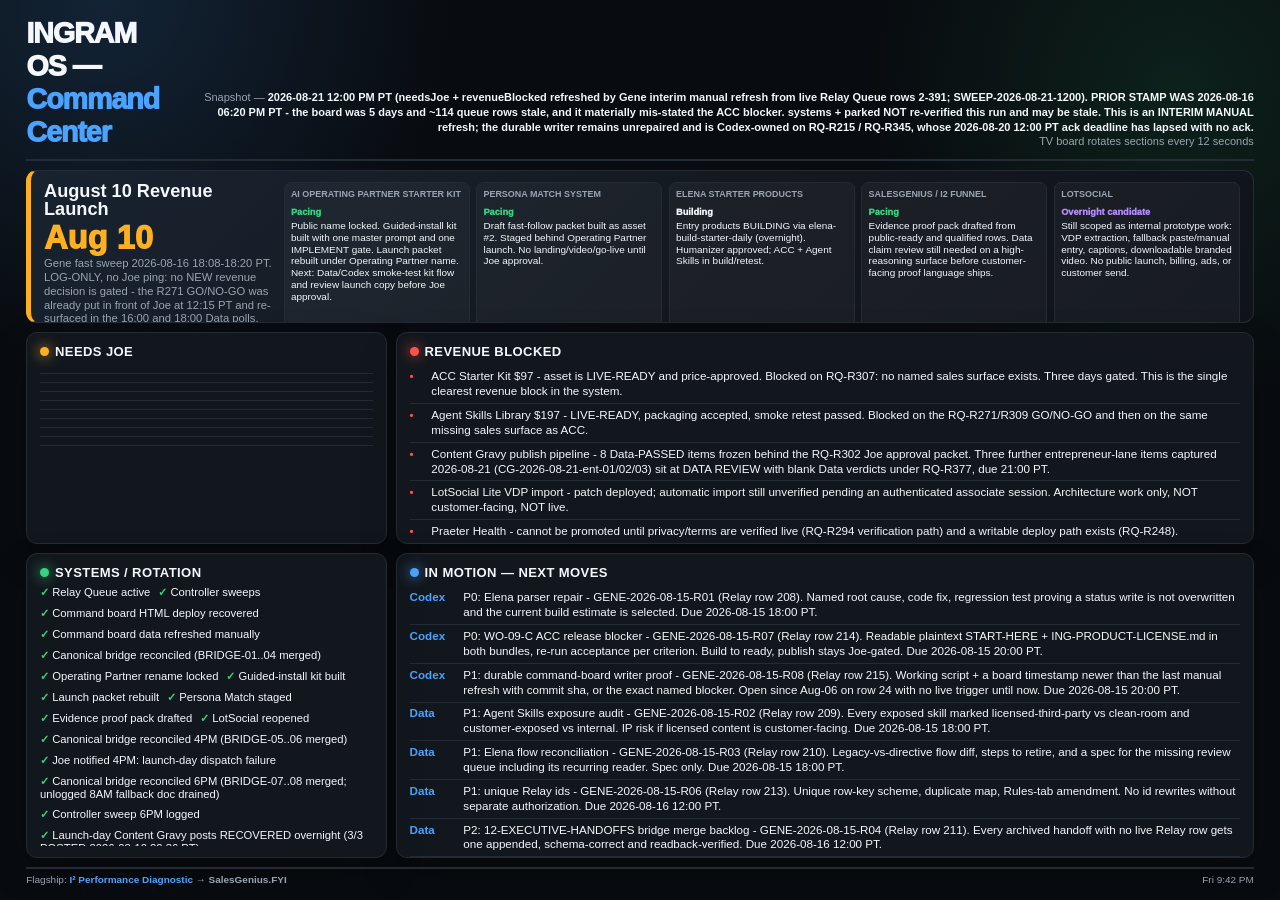
<file: index.html>
<!DOCTYPE html><html lang="en"><head><meta charset="UTF-8"><meta name="viewport" content="width=device-width,initial-scale=1"><meta http-equiv="Cache-Control" content="no-store"><title>INGRAM OS TV Command Center</title><style>:root{--bg:#080b0f;--card:#14181e;--line:#252b35;--dim:#9aa4b2;--txt:#f4f7fb;--amber:#ffb020;--red:#ff5147;--blue:#4aa3ff;--green:#36d47e;--violet:#b48cff}*{box-sizing:border-box;margin:0;padding:0}html,body{height:100%;overflow:hidden}body{background:radial-gradient(circle at 8% 0,rgba(74,163,255,.16),transparent 28vw),radial-gradient(circle at 92% 10%,rgba(54,212,126,.11),transparent 25vw),var(--bg);color:var(--txt);font-family:-apple-system,BlinkMacSystemFont,"Segoe UI",Roboto,sans-serif;padding:1.35vw 2.05vw 1.15vw;display:flex;flex-direction:column;gap:.72vw;animation:drift 90s linear infinite alternate}.top{display:flex;justify-content:space-between;align-items:flex-end;border-bottom:2px solid var(--line);padding-bottom:.75vw}.brand{font-size:2.25vw;font-weight:950;letter-spacing:-.04em}.brand span{color:var(--blue)}.stamp{text-align:right;color:var(--dim);font-size:.86vw;line-height:1.35}.stamp b{color:var(--txt)}.launch{background:linear-gradient(135deg,#182330,#14181e 58%,#0f141a);border:1px solid var(--line);border-left:.42vw solid var(--amber);border-radius:.85vw;padding:.82vw 1vw;display:grid;grid-template-columns:.58fr 2.42fr;gap:.8vw;min-height:15.4vh;max-height:17vh;overflow:hidden}.launch h1{font-size:1.42vw;line-height:1.04;margin-bottom:.25vw}.date{font-size:2.55vw;font-weight:950;color:var(--amber);line-height:.92}.status{margin-top:.38vw;color:var(--dim);font-size:.88vw;line-height:1.22}.pacing{display:grid;grid-template-columns:repeat(5,1fr);gap:.5vw}.pace{border:1px solid var(--line);border-radius:.58vw;background:rgba(255,255,255,.035);padding:.5vw;position:relative;overflow:hidden}.pace:after{content:"";position:absolute;left:-70%;top:0;width:55%;height:100%;background:linear-gradient(90deg,transparent,rgba(255,255,255,.06),transparent);animation:sheen 12s linear infinite}.pace b{display:block;font-size:.7vw;text-transform:uppercase;color:var(--dim);margin-bottom:.18vw}.pace span{display:inline-block;margin-bottom:.22vw;font-size:.72vw;font-weight:950}.pace p{font-size:.78vw;color:var(--txt);line-height:1.18}.Pacing{color:var(--green)}.Behind,.At-risk{color:var(--red)}.Overnight{color:var(--violet)}.grid{display:grid;grid-template-columns:.42fr 1fr;grid-template-rows:.82fr 1.18fr;gap:.72vw;flex:1;min-height:0}.card{background:rgba(20,24,30,.94);border:1px solid var(--line);border-radius:.85vw;padding:.86vw 1vw;display:flex;flex-direction:column;min-height:0;overflow:hidden;box-shadow:0 1.2vw 3vw rgba(0,0,0,.18)}.card h2{font-size:1.02vw;font-weight:900;letter-spacing:.03em;text-transform:uppercase;margin-bottom:.48vw;display:flex;align-items:center;gap:.45vw;flex:0 0 auto}.dot{width:.72vw;height:.72vw;border-radius:50%;flex-shrink:0;box-shadow:0 0 1vw currentColor}.a{background:var(--amber);color:var(--amber)}.r{background:var(--red);color:var(--red)}.b{background:var(--blue);color:var(--blue)}.g{background:var(--green);color:var(--green)}.row{font-size:.91vw;line-height:1.28;padding:.31vw 0;border-bottom:1px solid var(--line);display:flex;gap:.55vw}.row:last-child{border-bottom:none}.row .n{font-weight:900;color:var(--amber);min-width:1.15vw}.rev .row .n{color:var(--red)}.mot .who{color:var(--blue);font-weight:900;min-width:3.65vw;display:inline-block}.mot{grid-column:2/3;grid-row:2/3}.rev{grid-column:2/3;grid-row:1/2}.systems-card{grid-column:1/2;grid-row:2/3}.sys-cycle{position:relative;flex:1;min-height:0;overflow:hidden}.screen{position:absolute;inset:0;display:grid;align-content:start;gap:.46vw;opacity:0;transform:translateY(.8vw);transition:opacity .7s ease,transform .7s ease;overflow:hidden}.screen.on{opacity:1;transform:translateY(0)}.sys{display:flex;flex-wrap:wrap;gap:.62vw;font-size:.88vw}.ok{color:var(--green);font-weight:900}.metric{display:grid;grid-template-columns:1fr auto;gap:.45vw;border-bottom:1px solid var(--line);padding:.34vw 0;font-size:.88vw}.metric span,.ticker{color:var(--dim)}.ticker{margin-top:.5vw;border-top:1px solid var(--line);padding-top:.48vw;font-size:.78vw;line-height:1.25}.foot{border-top:2px solid var(--line);padding-top:.46vw;display:flex;justify-content:space-between;color:var(--dim);font-size:.78vw;line-height:1;flex:0 0 auto}.flag{color:var(--blue);font-weight:800}@keyframes sheen{0%{left:-70%}18%,100%{left:120%}}@keyframes drift{to{background-position:1.2vw .8vw,-1vw .9vw}}@media(max-width:1100px){html,body{overflow:auto}.launch,.grid{grid-template-columns:1fr;grid-template-rows:auto}.pacing{grid-template-columns:1fr 1fr}.brand{font-size:30px}.date{font-size:40px}.row{font-size:16px}.card h2{font-size:17px}.pace p,.pace b,.pace span,.stamp,.status{font-size:13px}}</style></head><body><div class="top"><div class="brand">INGRAM OS — <span>Command Center</span></div><div class="stamp">Snapshot — <b id="updated">loading...</b><br>TV board rotates sections every 12 seconds</div></div><section class="launch"><div><h1 id="launchName">August 10 Revenue Launch</h1><div class="date" id="launchDate">Aug 10</div><p class="status" id="launchStatus">Loading launch pacing...</p></div><div class="pacing" id="launchPacing"></div></section><div class="grid"><div class="card"><h2><span class="dot a"></span>Needs Joe</h2><div id="needsJoe"></div></div><div class="card rev"><h2><span class="dot r"></span>Revenue Blocked</h2><div id="revenueBlocked"></div></div><div class="card mot"><h2><span class="dot b"></span>In Motion — Next Moves</h2><div id="inMotion"></div></div><div class="card systems-card"><h2><span class="dot g"></span>Systems / Rotation</h2><div class="sys-cycle"><div class="screen on" id="systemsScreen"></div><div class="screen" id="launchScreen"></div><div class="screen" id="overnightScreen"></div></div></div></div><div class="foot"><div>Flagship: <span class="flag">I² Performance Diagnostic</span> → <b>SalesGenius.FYI</b></div><div id="clock">--</div></div><script>var DATA_VERSION='20260806-1525';function esc(s){return String(s==null?'':s).replace(/&/g,'&amp;').replace(/</g,'&lt;').replace(/>/g,'&gt;')}function cls(s){return String(s||'').split(' ')[0].replace(/[^a-zA-Z-]/g,'')||'Pacing'}function launch(d){var l=d.launch||{};launchName.textContent=l.name||'August 10 Revenue Launch';launchDate.textContent=l.deadline==='2026-08-10'?'Aug 10':l.deadline||'Aug 10';launchStatus.textContent=l.status||l.focus||'';launchPacing.innerHTML=(l.pacing||[]).map(function(i){var c=cls(i.state);return '<article class="pace"><b>'+esc(i.lane)+'</b><span class="'+c+'">'+esc(i.state)+'</span><p>'+esc(i.next)+'</p></article>'}).join('')||'<article class="pace"><p>No pacing loaded.</p></article>'}function rot(d){systemsScreen.innerHTML='<div class="sys">'+(d.systems||[]).map(function(s){return '<span><span class="ok">✓</span> '+esc(s)+'</span>'}).join('')+'</div><p class="ticker">'+esc(d.parked||'No parked status loaded')+'</p>';var p=d.launch&&d.launch.pacing||[];launchScreen.innerHTML=p.map(function(i){return '<div class="metric"><b>'+esc(i.lane)+'</b><span>'+esc(i.state)+'</span></div>'}).join('')+'<p class="ticker">Focus: '+esc(d.launch&&d.launch.focus||'Protect launch execution.')+'</p>';overnightScreen.innerHTML='<div class="metric"><b>LotSocial</b><span>Overnight candidate</span></div><div class="metric"><b>Boundary</b><span>No public launch</span></div><div class="metric"><b>Output</b><span>Repo/build plan + blockers</span></div><p class="ticker">Build can continue overnight; publishing, selling, ads, emails, and DMs remain blocked until Joe approval.</p>'}function render(d){updated.textContent=d.updated||'unknown';launch(d);needsJoe.innerHTML=(d.needsJoe||[]).map(function(i){return '<div class="row"><span class="n">'+esc(i.n)+'</span><span>'+esc(i.text)+'</span></div>'}).join('')||'<div class="row"><span>None.</span></div>';revenueBlocked.innerHTML=(d.revenueBlocked||[]).map(function(t){return '<div class="row"><span class="n">•</span><span>'+esc(t)+'</span></div>'}).join('')||'<div class="row"><span>None.</span></div>';inMotion.innerHTML=(d.inMotion||[]).map(function(i){return '<div class="row"><span class="who">'+esc(i.who)+'</span><span>'+esc(i.text)+'</span></div>'}).join('')||'<div class="row"><span>None.</span></div>';rot(d)}function load(){fetch('data.json?v='+DATA_VERSION+'&t='+Date.now(),{cache:'no-store'}).then(function(r){if(!r.ok)throw Error(r.status);return r.json()}).then(render).catch(function(e){updated.innerHTML='<span style="color:var(--red)">data load failed '+esc(e.message)+'</span>'})}var si=0;function rotate(){var s=[systemsScreen,launchScreen,overnightScreen];s.forEach(function(x,i){x.classList.toggle('on',i===si)});si=(si+1)%s.length}function tick(){clock.textContent=new Date().toLocaleString([],{weekday:'short',hour:'numeric',minute:'2-digit'})}load();tick();setInterval(load,15*60*1000);setInterval(rotate,12000);setInterval(tick,30000)</script></body></html>
</file>
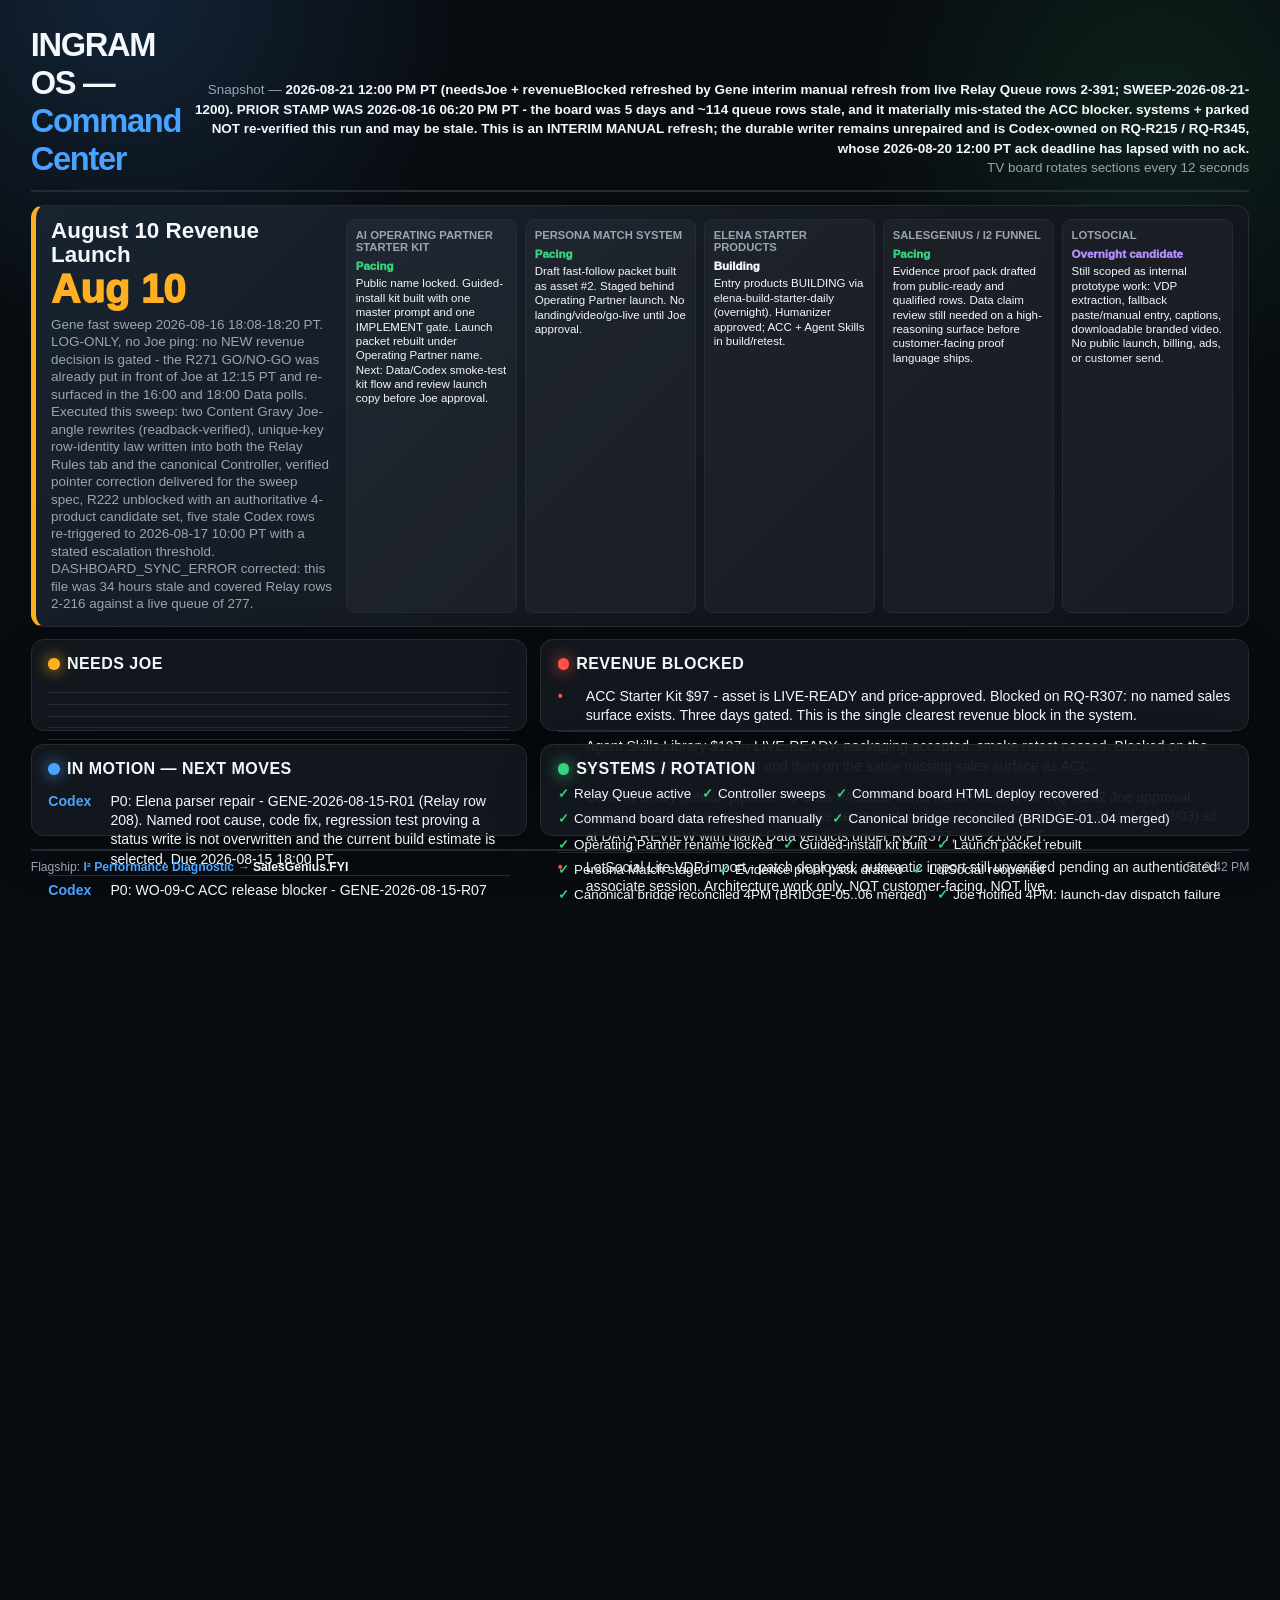
<file: command-tv/index.html>
<!DOCTYPE html>
<html lang="en">
<head>
<meta charset="UTF-8">
<meta name="viewport" content="width=device-width, initial-scale=1.0">
<meta http-equiv="Cache-Control" content="no-store, no-cache, must-revalidate, max-age=0">
<meta http-equiv="Pragma" content="no-cache">
<meta http-equiv="Expires" content="0">
<title>INGRAM OS — TV Command Center</title>
<style>
:root{--bg:#080b0f;--card:#14181e;--card2:#10151b;--line:#252b35;--dim:#9aa4b2;--txt:#f4f7fb;--amber:#ffb020;--red:#ff5147;--blue:#4aa3ff;--green:#36d47e;--violet:#b48cff;--cyan:#4dd9ff}
*{box-sizing:border-box;margin:0;padding:0}html,body{height:100%;overflow:hidden}body{background:radial-gradient(circle at 10% 0%,rgba(74,163,255,.16),transparent 28vw),radial-gradient(circle at 90% 12%,rgba(54,212,126,.11),transparent 24vw),var(--bg);color:var(--txt);font-family:-apple-system,BlinkMacSystemFont,"Segoe UI",Roboto,sans-serif;padding:2vw 2.4vw;display:flex;flex-direction:column;gap:1vw;animation:screenDrift 90s linear infinite alternate}.top{display:flex;justify-content:space-between;align-items:flex-end;border-bottom:2px solid var(--line);padding-bottom:1vw}.brand{font-size:2.55vw;font-weight:900;letter-spacing:-.04em}.brand span{color:var(--blue)}.stamp{text-align:right;color:var(--dim);font-size:1.05vw;line-height:1.45}.stamp b{color:var(--txt)}.launch{background:linear-gradient(135deg,#182330,#14181e 58%,#0f141a);border:1px solid var(--line);border-left:.45vw solid var(--amber);border-radius:1vw;padding:1vw 1.2vw;display:grid;grid-template-columns:.7fr 2.2fr;gap:1vw;min-height:19vh}.launch h1{font-size:1.75vw;line-height:1.05;margin-bottom:.35vw}.date{font-size:3.15vw;font-weight:950;color:var(--amber);line-height:.95}.status{margin-top:.55vw;color:var(--dim);font-size:1.05vw;line-height:1.3}.pacing{display:grid;grid-template-columns:repeat(5,1fr);gap:.62vw}.pace{border:1px solid var(--line);border-radius:.7vw;background:rgba(255,255,255,.035);padding:.68vw;position:relative;overflow:hidden}.pace:after{content:"";position:absolute;left:-70%;top:0;width:55%;height:100%;background:linear-gradient(90deg,transparent,rgba(255,255,255,.06),transparent);animation:sheen 12s linear infinite}.pace b{display:block;font-size:.88vw;text-transform:uppercase;color:var(--dim);margin-bottom:.25vw}.pace span{display:inline-block;margin-bottom:.35vw;font-size:.9vw;font-weight:950}.pace p{font-size:.9vw;color:var(--txt);line-height:1.25}.Pacing{color:var(--green)}.Behind,.At-risk{color:var(--red)}.Overnight{color:var(--violet)}.grid{display:grid;grid-template-columns:.7fr 1fr;grid-template-rows:1fr 1fr;gap:1vw;flex:1;min-height:0}.card{background:rgba(20,24,30,.94);border:1px solid var(--line);border-radius:1vw;padding:1.15vw 1.3vw;display:flex;flex-direction:column;min-height:0;box-shadow:0 1.5vw 4vw rgba(0,0,0,.18)}.card h2{font-size:1.25vw;font-weight:900;letter-spacing:.03em;text-transform:uppercase;margin-bottom:.65vw;display:flex;align-items:center;gap:.55vw}.dot{width:.9vw;height:.9vw;border-radius:50%;flex-shrink:0;box-shadow:0 0 1.2vw currentColor}.d-amber{background:var(--amber);color:var(--amber)}.d-red{background:var(--red);color:var(--red)}.d-blue{background:var(--blue);color:var(--blue)}.d-green{background:var(--green);color:var(--green)}.row{font-size:1.1vw;line-height:1.38;padding:.42vw 0;border-bottom:1px solid var(--line);display:flex;gap:.65vw}.row:last-child{border-bottom:none}.row .n{font-weight:900;color:var(--amber);min-width:1.55vw}.card.rev .row .n{color:var(--red)}.card.mot .row .who{color:var(--blue);font-weight:900;min-width:4.2vw;display:inline-block}.systems-card{position:relative}.sys-cycle{position:relative;flex:1;min-height:0}.sys-screen{position:absolute;inset:0;display:grid;align-content:start;gap:.7vw;opacity:0;transform:translateY(1vw);transition:opacity .7s ease,transform .7s ease}.sys-screen.active{opacity:1;transform:translateY(0)}.sys{display:flex;flex-wrap:wrap;gap:.8vw;font-size:1.05vw}.sys span{display:flex;align-items:center;gap:.42vw}.ok{color:var(--green);font-weight:900}.metric{display:grid;grid-template-columns:1fr auto;gap:.5vw;border-bottom:1px solid var(--line);padding:.5vw 0;font-size:1.05vw}.metric b{color:var(--txt)}.metric span{color:var(--dim)}.ticker{margin-top:.8vw;border-top:1px solid var(--line);padding-top:.7vw;color:var(--dim);font-size:.95vw;line-height:1.35}.foot{border-top:2px solid var(--line);padding-top:.75vw;display:flex;justify-content:space-between;color:var(--dim);font-size:.95vw;gap:1vw}.foot b{color:var(--txt)}.flag{color:var(--blue);font-weight:800}.err{color:var(--red)}@keyframes sheen{0%{left:-70%}18%,100%{left:120%}}@keyframes screenDrift{0%{background-position:0 0,0 0}100%{background-position:1.2vw .8vw,-1vw .9vw}}@media(max-width:1100px){html,body{overflow:auto}.launch,.grid{grid-template-columns:1fr;grid-template-rows:auto}.pacing{grid-template-columns:1fr 1fr}.brand{font-size:30px}.date{font-size:40px}.row{font-size:16px}.card h2{font-size:17px}.pace p,.pace b,.pace span,.stamp,.status{font-size:13px}}
</style>
</head>
<body>
  <div class="top">
    <div class="brand">INGRAM OS — <span>Command Center</span></div>
    <div class="stamp">Snapshot — <b id="updated">loading...</b><br>TV board rotates sections every 12 seconds</div>
  </div>
  <section class="launch">
    <div><h1 id="launchName">August 10 Revenue Launch</h1><div class="date" id="launchDate">Aug 10</div><p class="status" id="launchStatus">Loading launch pacing...</p></div>
    <div class="pacing" id="launchPacing"></div>
  </section>
  <div class="grid">
    <div class="card"><h2><span class="dot d-amber"></span>Needs Joe</h2><div id="needsJoe"></div></div>
    <div class="card rev"><h2><span class="dot d-red"></span>Revenue Blocked</h2><div id="revenueBlocked"></div></div>
    <div class="card mot"><h2><span class="dot d-blue"></span>In Motion — Next Moves</h2><div id="inMotion"></div></div>
    <div class="card systems-card"><h2><span class="dot d-green"></span>Systems / Rotation</h2><div class="sys-cycle"><div class="sys-screen active" id="systemsScreen"></div><div class="sys-screen" id="launchScreen"></div><div class="sys-screen" id="overnightScreen"></div></div></div>
  </div>
  <div class="foot"><div>Flagship: <span class="flag">I² Performance Diagnostic</span> → <b>SalesGenius.FYI</b></div><div id="clock">--</div></div>
<script>
var DATA_VERSION='20260804-tv-1207';
function esc(s){return String(s==null?'':s).replace(/&/g,'&amp;').replace(/</g,'&lt;').replace(/>/g,'&gt;');}
function stateClass(s){s=String(s||'').split(' ')[0].replace(/[^a-zA-Z-]/g,'');return s||'Pacing';}
function renderLaunch(d){var l=d.launch||{};document.getElementById('launchName').textContent=l.name||'August 10 Revenue Launch';document.getElementById('launchDate').textContent=l.deadline==='2026-08-10'?'Aug 10':(l.deadline||'Aug 10');document.getElementById('launchStatus').textContent=l.status||l.focus||'';document.getElementById('launchPacing').innerHTML=(l.pacing||[]).map(function(i){var c=stateClass(i.state);return '<article class="pace"><b>'+esc(i.lane)+'</b><span class="'+c+'">'+esc(i.state)+'</span><p>'+esc(i.next)+'</p></article>';}).join('')||'<article class="pace"><p>No launch pacing loaded.</p></article>';}
function renderRotators(d){var systems=(d.systems||[]).map(function(s){return '<span><span class="ok">✓</span> '+esc(s)+'</span>';}).join('');document.getElementById('systemsScreen').innerHTML='<div class="sys">'+systems+'</div><p class="ticker">'+esc(d.parked||'No parked status loaded')+'</p>';var p=(d.launch&&d.launch.pacing)||[];document.getElementById('launchScreen').innerHTML=p.map(function(i){return '<div class="metric"><b>'+esc(i.lane)+'</b><span>'+esc(i.state)+'</span></div>';}).join('')+'<p class="ticker">Focus: '+esc((d.launch&&d.launch.focus)||'Protect launch execution.')+'</p>';document.getElementById('overnightScreen').innerHTML='<div class="metric"><b>LotSocial</b><span>Overnight candidate</span></div><div class="metric"><b>Boundary</b><span>No public launch</span></div><div class="metric"><b>Output</b><span>Repo/build plan + blockers</span></div><p class="ticker">Build work can continue overnight; publishing, selling, ads, emails, and DMs remain blocked until Joe approval.</p>';}
function render(d){document.getElementById('updated').textContent=d.updated||'unknown';renderLaunch(d);document.getElementById('needsJoe').innerHTML=(d.needsJoe||[]).map(function(i){return '<div class="row"><span class="n">'+esc(i.n)+'</span><span>'+esc(i.text)+'</span></div>';}).join('')||'<div class="row"><span>None.</span></div>';document.getElementById('revenueBlocked').innerHTML=(d.revenueBlocked||[]).map(function(t){return '<div class="row"><span class="n">•</span><span>'+esc(t)+'</span></div>';}).join('')||'<div class="row"><span>None.</span></div>';document.getElementById('inMotion').innerHTML=(d.inMotion||[]).map(function(i){return '<div class="row"><span class="who">'+esc(i.who)+'</span><span>'+esc(i.text)+'</span></div>';}).join('')||'<div class="row"><span>None.</span></div>';renderRotators(d)}
function load(){fetch('../data.json?v='+DATA_VERSION+'&t='+Date.now(),{cache:'no-store'}).then(function(r){if(!r.ok)throw new Error(r.status);return r.json();}).then(render).catch(function(e){document.getElementById('updated').innerHTML='<span class="err">data load failed ('+esc(e.message)+')</span>';});}
var screenIndex=0;function rotate(){var screens=[document.getElementById('systemsScreen'),document.getElementById('launchScreen'),document.getElementById('overnightScreen')];screens.forEach(function(s,i){s.classList.toggle('active',i===screenIndex)});screenIndex=(screenIndex+1)%screens.length}function tick(){document.getElementById('clock').textContent=new Date().toLocaleString([], {weekday:'short',hour:'numeric',minute:'2-digit'})}
load();tick();setInterval(load,15*60*1000);setInterval(rotate,12000);setInterval(tick,30000);
</script>
</body>
</html>
</file>
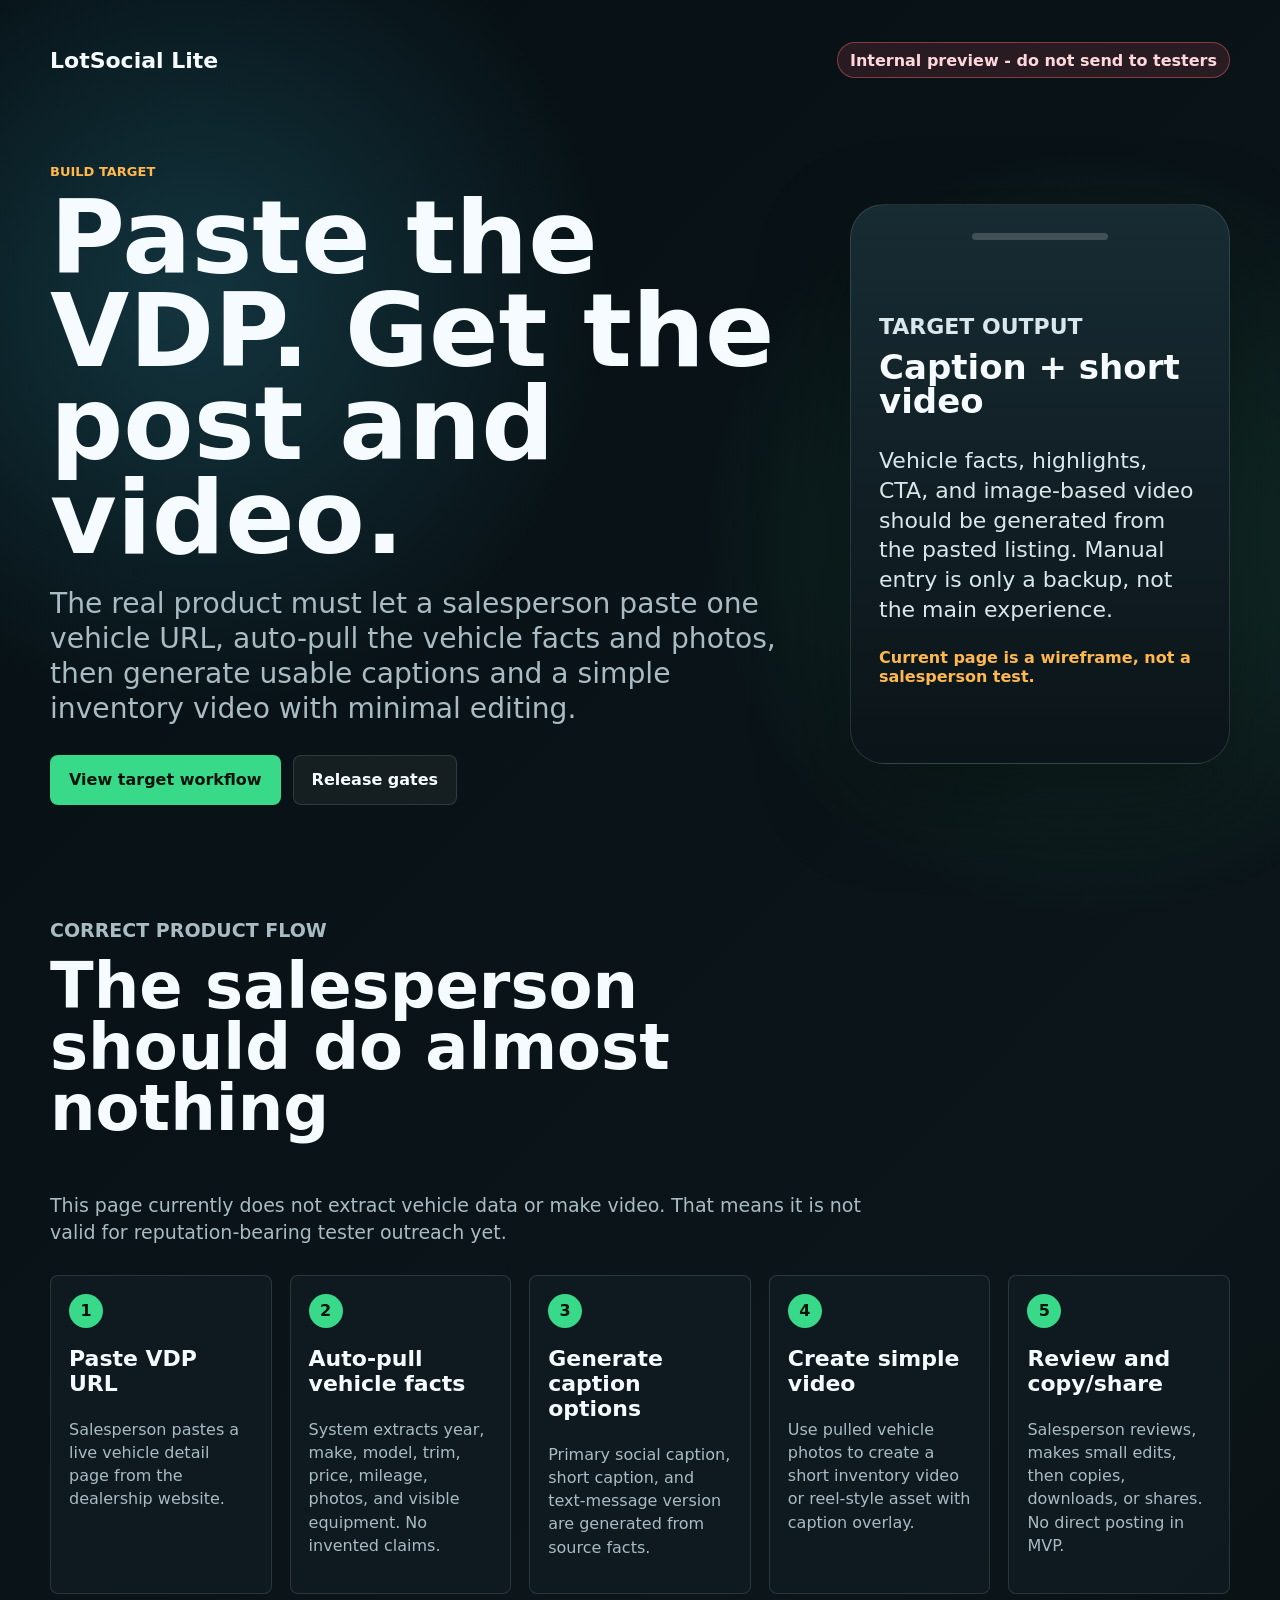
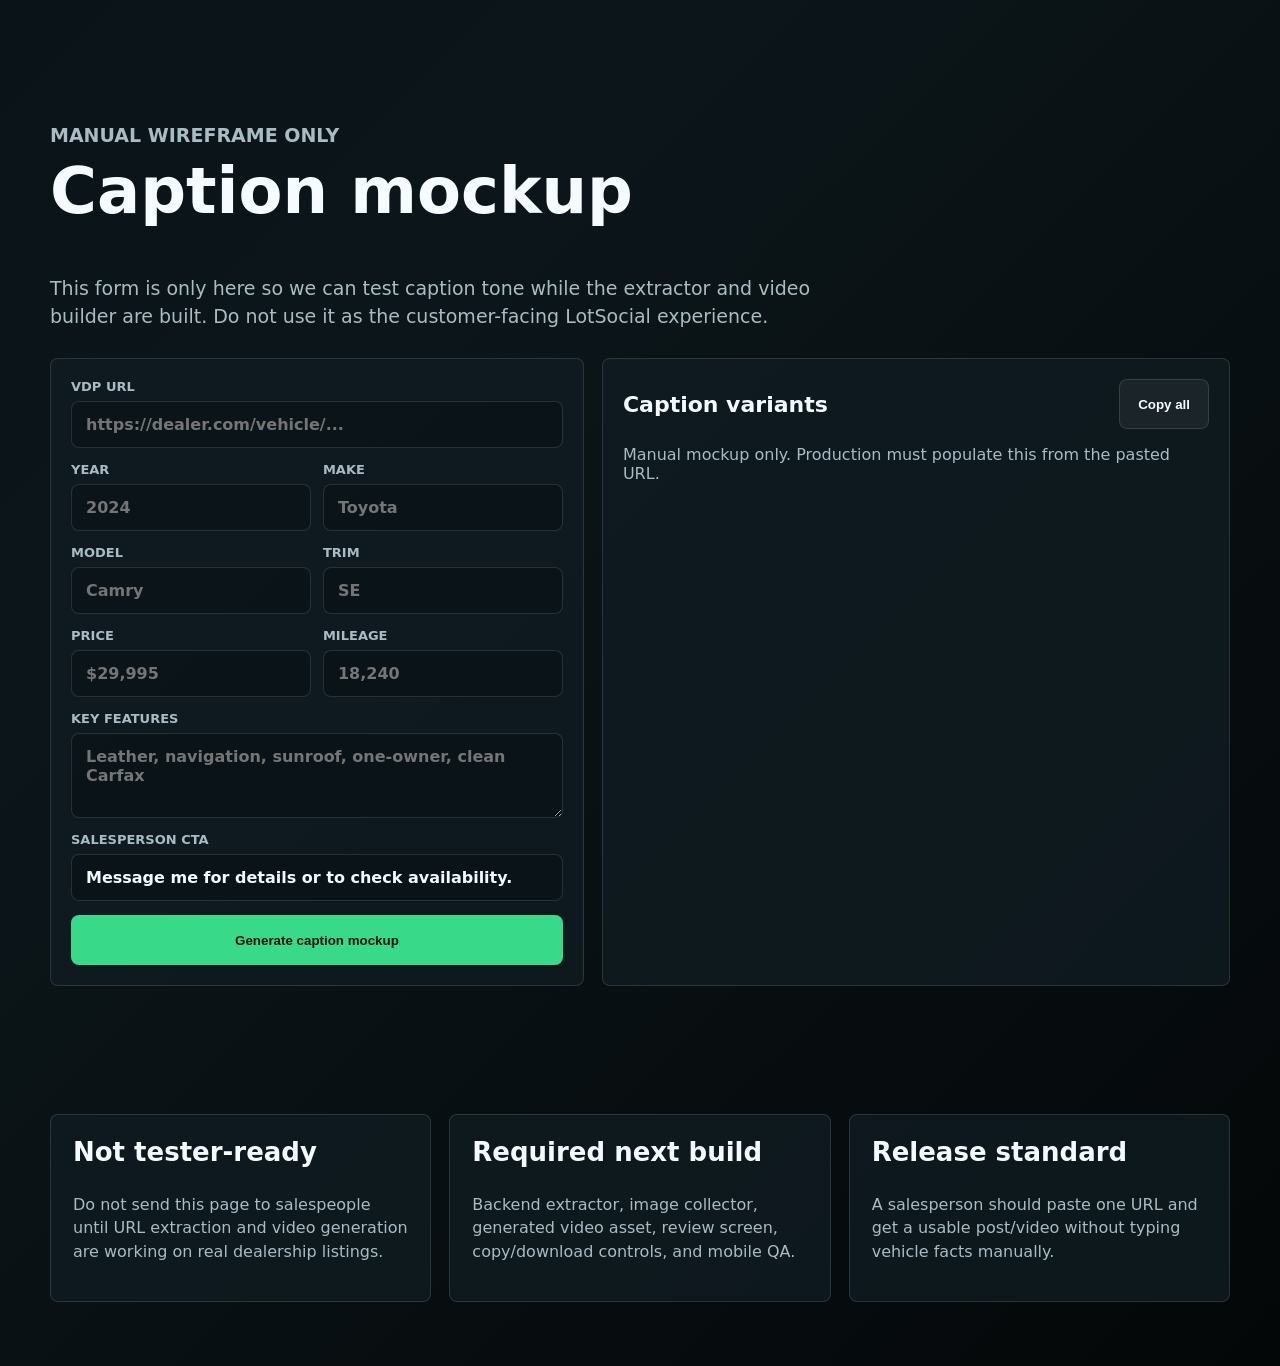
<file: lotsocial-lite/index.html>
<!doctype html>
<html lang="en">
  <head>
    <meta charset="utf-8" />
    <meta name="viewport" content="width=device-width, initial-scale=1" />
    <title>LotSocial Lite - Internal Preview</title>
    <meta
      name="description"
      content="Internal build preview for LotSocial Lite. Not ready for salesperson testing."
    />
    <link rel="stylesheet" href="styles.css" />
  </head>
  <body>
    <main>
      <section class="hero">
        <nav>
          <strong>LotSocial Lite</strong>
          <span class="status-pill">Internal preview - do not send to testers</span>
        </nav>
        <div class="hero-grid">
          <div>
            <p class="eyebrow warning">Build target</p>
            <h1>Paste the VDP. Get the post and video.</h1>
            <p class="lede">
              The real product must let a salesperson paste one vehicle URL, auto-pull the vehicle facts and photos, then generate usable captions and a simple inventory video with minimal editing.
            </p>
            <div class="hero-actions">
              <a class="button primary" href="#workflow">View target workflow</a>
              <a class="button ghost" href="#gates">Release gates</a>
            </div>
          </div>
          <div class="phone-card" aria-label="Target generated output">
            <div class="phone-top"></div>
            <p class="mini-label">Target output</p>
            <h2>Caption + short video</h2>
            <p>
              Vehicle facts, highlights, CTA, and image-based video should be generated from the pasted listing. Manual entry is only a backup, not the main experience.
            </p>
            <span>Current page is a wireframe, not a salesperson test.</span>
          </div>
        </div>
      </section>

      <section class="workflow" id="workflow">
        <div class="section-heading">
          <p class="eyebrow">Correct product flow</p>
          <h2>The salesperson should do almost nothing</h2>
          <p>
            This page currently does not extract vehicle data or make video. That means it is not valid for reputation-bearing tester outreach yet.
          </p>
        </div>

        <div class="flow-grid">
          <article>
            <b>1</b>
            <h3>Paste VDP URL</h3>
            <p>Salesperson pastes a live vehicle detail page from the dealership website.</p>
          </article>
          <article>
            <b>2</b>
            <h3>Auto-pull vehicle facts</h3>
            <p>System extracts year, make, model, trim, price, mileage, photos, and visible equipment. No invented claims.</p>
          </article>
          <article>
            <b>3</b>
            <h3>Generate caption options</h3>
            <p>Primary social caption, short caption, and text-message version are generated from source facts.</p>
          </article>
          <article>
            <b>4</b>
            <h3>Create simple video</h3>
            <p>Use pulled vehicle photos to create a short inventory video or reel-style asset with caption overlay.</p>
          </article>
          <article>
            <b>5</b>
            <h3>Review and copy/share</h3>
            <p>Salesperson reviews, makes small edits, then copies, downloads, or shares. No direct posting in MVP.</p>
          </article>
        </div>
      </section>

      <section class="workflow" id="try">
        <div class="section-heading">
          <p class="eyebrow warning">Manual wireframe only</p>
          <h2>Caption mockup</h2>
          <p>
            This form is only here so we can test caption tone while the extractor and video builder are built. Do not use it as the customer-facing LotSocial experience.
          </p>
        </div>

        <div class="builder">
          <form id="vehicleForm">
            <label>
              VDP URL
              <input id="vdpUrl" type="url" placeholder="https://dealer.com/vehicle/..." />
            </label>
            <div class="two-col">
              <label>
                Year
                <input id="year" placeholder="2024" />
              </label>
              <label>
                Make
                <input id="make" placeholder="Toyota" />
              </label>
            </div>
            <div class="two-col">
              <label>
                Model
                <input id="model" placeholder="Camry" />
              </label>
              <label>
                Trim
                <input id="trim" placeholder="SE" />
              </label>
            </div>
            <div class="two-col">
              <label>
                Price
                <input id="price" placeholder="$29,995" />
              </label>
              <label>
                Mileage
                <input id="mileage" placeholder="18,240" />
              </label>
            </div>
            <label>
              Key features
              <textarea id="features" rows="3" placeholder="Leather, navigation, sunroof, one-owner, clean Carfax"></textarea>
            </label>
            <label>
              Salesperson CTA
              <input id="cta" value="Message me for details or to check availability." />
            </label>
            <button type="submit">Generate caption mockup</button>
          </form>

          <div class="output-panel">
            <div class="output-top">
              <strong>Caption variants</strong>
              <button id="copyAll" type="button">Copy all</button>
            </div>
            <div id="outputs" class="outputs">
              <p class="empty">Manual mockup only. Production must populate this from the pasted URL.</p>
            </div>
          </div>
        </div>
      </section>

      <section class="rules" id="gates">
        <article>
          <h3>Not tester-ready</h3>
          <p>Do not send this page to salespeople until URL extraction and video generation are working on real dealership listings.</p>
        </article>
        <article>
          <h3>Required next build</h3>
          <p>Backend extractor, image collector, generated video asset, review screen, copy/download controls, and mobile QA.</p>
        </article>
        <article>
          <h3>Release standard</h3>
          <p>A salesperson should paste one URL and get a usable post/video without typing vehicle facts manually.</p>
        </article>
      </section>
    </main>
    <script src="app.js"></script>
  </body>
</html>
</file>
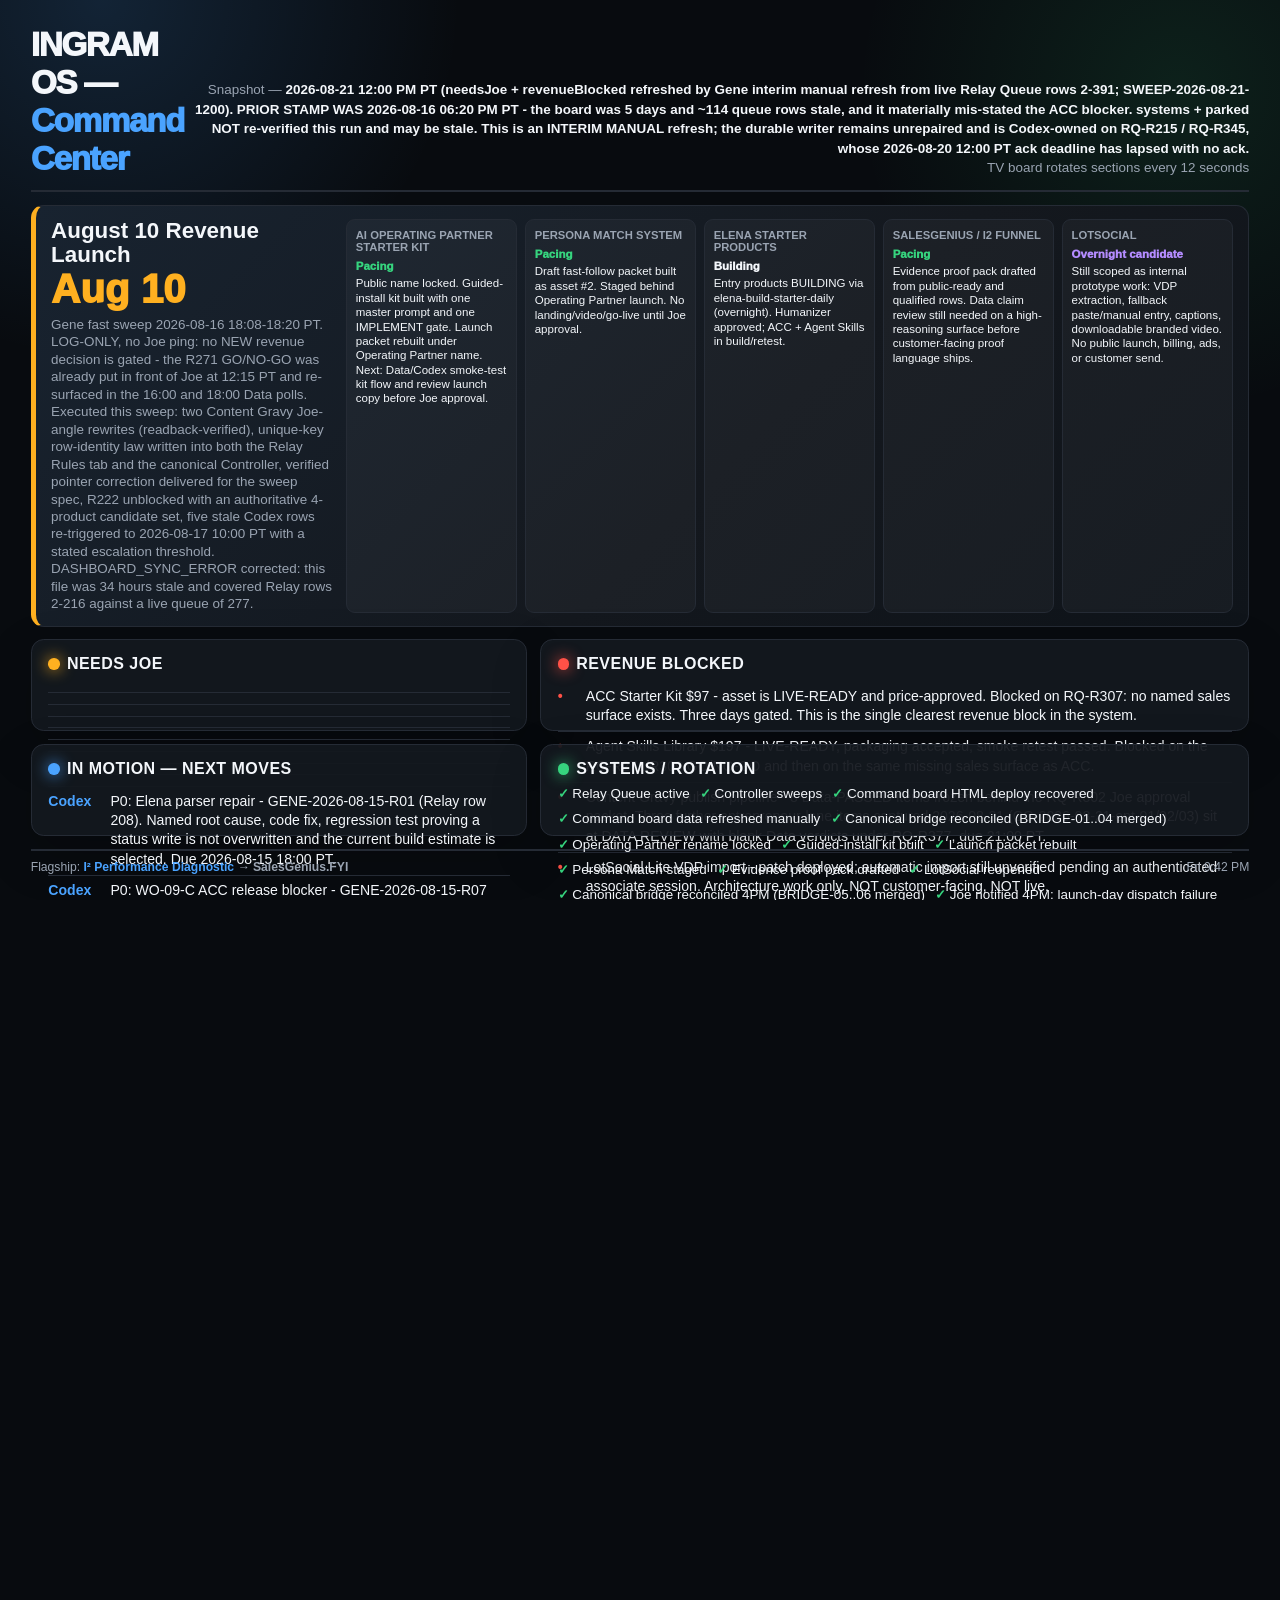
<file: tv.html>
<!DOCTYPE html><html lang="en"><head><meta charset="UTF-8"><meta name="viewport" content="width=device-width,initial-scale=1"><meta http-equiv="Cache-Control" content="no-store"><title>INGRAM OS TV Command Center</title><style>:root{--bg:#080b0f;--card:#14181e;--line:#252b35;--dim:#9aa4b2;--txt:#f4f7fb;--amber:#ffb020;--red:#ff5147;--blue:#4aa3ff;--green:#36d47e;--violet:#b48cff}*{box-sizing:border-box;margin:0;padding:0}html,body{height:100%;overflow:hidden}body{background:radial-gradient(circle at 8% 0,rgba(74,163,255,.16),transparent 28vw),radial-gradient(circle at 92% 10%,rgba(54,212,126,.11),transparent 25vw),var(--bg);color:var(--txt);font-family:-apple-system,BlinkMacSystemFont,"Segoe UI",Roboto,sans-serif;padding:2vw 2.4vw;display:flex;flex-direction:column;gap:1vw;animation:drift 90s linear infinite alternate}.top{display:flex;justify-content:space-between;align-items:flex-end;border-bottom:2px solid var(--line);padding-bottom:1vw}.brand{font-size:2.6vw;font-weight:950;letter-spacing:-.04em}.brand span{color:var(--blue)}.stamp{text-align:right;color:var(--dim);font-size:1.05vw;line-height:1.45}.stamp b{color:var(--txt)}.launch{background:linear-gradient(135deg,#182330,#14181e 58%,#0f141a);border:1px solid var(--line);border-left:.45vw solid var(--amber);border-radius:1vw;padding:1vw 1.2vw;display:grid;grid-template-columns:.7fr 2.2fr;gap:1vw;min-height:19vh}.launch h1{font-size:1.75vw;line-height:1.05;margin-bottom:.35vw}.date{font-size:3.15vw;font-weight:950;color:var(--amber);line-height:.95}.status{margin-top:.55vw;color:var(--dim);font-size:1.05vw;line-height:1.3}.pacing{display:grid;grid-template-columns:repeat(5,1fr);gap:.62vw}.pace{border:1px solid var(--line);border-radius:.7vw;background:rgba(255,255,255,.035);padding:.68vw;position:relative;overflow:hidden}.pace:after{content:"";position:absolute;left:-70%;top:0;width:55%;height:100%;background:linear-gradient(90deg,transparent,rgba(255,255,255,.06),transparent);animation:sheen 12s linear infinite}.pace b{display:block;font-size:.88vw;text-transform:uppercase;color:var(--dim);margin-bottom:.25vw}.pace span{display:inline-block;margin-bottom:.35vw;font-size:.9vw;font-weight:950}.pace p{font-size:.9vw;color:var(--txt);line-height:1.25}.Pacing{color:var(--green)}.Behind,.At-risk{color:var(--red)}.Overnight{color:var(--violet)}.grid{display:grid;grid-template-columns:.7fr 1fr;grid-template-rows:1fr 1fr;gap:1vw;flex:1;min-height:0}.card{background:rgba(20,24,30,.94);border:1px solid var(--line);border-radius:1vw;padding:1.15vw 1.3vw;display:flex;flex-direction:column;min-height:0;box-shadow:0 1.5vw 4vw rgba(0,0,0,.18)}.card h2{font-size:1.25vw;font-weight:900;letter-spacing:.03em;text-transform:uppercase;margin-bottom:.65vw;display:flex;align-items:center;gap:.55vw}.dot{width:.9vw;height:.9vw;border-radius:50%;flex-shrink:0;box-shadow:0 0 1.2vw currentColor}.a{background:var(--amber);color:var(--amber)}.r{background:var(--red);color:var(--red)}.b{background:var(--blue);color:var(--blue)}.g{background:var(--green);color:var(--green)}.row{font-size:1.1vw;line-height:1.38;padding:.42vw 0;border-bottom:1px solid var(--line);display:flex;gap:.65vw}.row:last-child{border-bottom:none}.row .n{font-weight:900;color:var(--amber);min-width:1.55vw}.rev .row .n{color:var(--red)}.mot .who{color:var(--blue);font-weight:900;min-width:4.2vw;display:inline-block}.sys-cycle{position:relative;flex:1;min-height:0}.screen{position:absolute;inset:0;display:grid;align-content:start;gap:.7vw;opacity:0;transform:translateY(1vw);transition:opacity .7s ease,transform .7s ease}.screen.on{opacity:1;transform:translateY(0)}.sys{display:flex;flex-wrap:wrap;gap:.8vw;font-size:1.05vw}.ok{color:var(--green);font-weight:900}.metric{display:grid;grid-template-columns:1fr auto;gap:.5vw;border-bottom:1px solid var(--line);padding:.5vw 0;font-size:1.05vw}.metric span,.ticker{color:var(--dim)}.ticker{margin-top:.8vw;border-top:1px solid var(--line);padding-top:.7vw;font-size:.95vw;line-height:1.35}.foot{border-top:2px solid var(--line);padding-top:.75vw;display:flex;justify-content:space-between;color:var(--dim);font-size:.95vw}.flag{color:var(--blue);font-weight:800}@keyframes sheen{0%{left:-70%}18%,100%{left:120%}}@keyframes drift{to{background-position:1.2vw .8vw,-1vw .9vw}}@media(max-width:1100px){html,body{overflow:auto}.launch,.grid{grid-template-columns:1fr;grid-template-rows:auto}.pacing{grid-template-columns:1fr 1fr}.brand{font-size:30px}.date{font-size:40px}.row{font-size:16px}.card h2{font-size:17px}.pace p,.pace b,.pace span,.stamp,.status{font-size:13px}}</style></head><body><div class="top"><div class="brand">INGRAM OS — <span>Command Center</span></div><div class="stamp">Snapshot — <b id="updated">loading...</b><br>TV board rotates sections every 12 seconds</div></div><section class="launch"><div><h1 id="launchName">August 10 Revenue Launch</h1><div class="date" id="launchDate">Aug 10</div><p class="status" id="launchStatus">Loading launch pacing...</p></div><div class="pacing" id="launchPacing"></div></section><div class="grid"><div class="card"><h2><span class="dot a"></span>Needs Joe</h2><div id="needsJoe"></div></div><div class="card rev"><h2><span class="dot r"></span>Revenue Blocked</h2><div id="revenueBlocked"></div></div><div class="card mot"><h2><span class="dot b"></span>In Motion — Next Moves</h2><div id="inMotion"></div></div><div class="card"><h2><span class="dot g"></span>Systems / Rotation</h2><div class="sys-cycle"><div class="screen on" id="systemsScreen"></div><div class="screen" id="launchScreen"></div><div class="screen" id="overnightScreen"></div></div></div></div><div class="foot"><div>Flagship: <span class="flag">I² Performance Diagnostic</span> → <b>SalesGenius.FYI</b></div><div id="clock">--</div></div><script>var DATA_VERSION='20260804-tvfile-1214';function esc(s){return String(s==null?'':s).replace(/&/g,'&amp;').replace(/</g,'&lt;').replace(/>/g,'&gt;')}function cls(s){return String(s||'').split(' ')[0].replace(/[^a-zA-Z-]/g,'')||'Pacing'}function launch(d){var l=d.launch||{};launchName.textContent=l.name||'August 10 Revenue Launch';launchDate.textContent=l.deadline==='2026-08-10'?'Aug 10':l.deadline||'Aug 10';launchStatus.textContent=l.status||l.focus||'';launchPacing.innerHTML=(l.pacing||[]).map(function(i){var c=cls(i.state);return '<article class="pace"><b>'+esc(i.lane)+'</b><span class="'+c+'">'+esc(i.state)+'</span><p>'+esc(i.next)+'</p></article>'}).join('')||'<article class="pace"><p>No pacing loaded.</p></article>'}function rot(d){systemsScreen.innerHTML='<div class="sys">'+(d.systems||[]).map(function(s){return '<span><span class="ok">✓</span> '+esc(s)+'</span>'}).join('')+'</div><p class="ticker">'+esc(d.parked||'No parked status loaded')+'</p>';var p=d.launch&&d.launch.pacing||[];launchScreen.innerHTML=p.map(function(i){return '<div class="metric"><b>'+esc(i.lane)+'</b><span>'+esc(i.state)+'</span></div>'}).join('')+'<p class="ticker">Focus: '+esc(d.launch&&d.launch.focus||'Protect launch execution.')+'</p>';overnightScreen.innerHTML='<div class="metric"><b>LotSocial</b><span>Overnight candidate</span></div><div class="metric"><b>Boundary</b><span>No public launch</span></div><div class="metric"><b>Output</b><span>Repo/build plan + blockers</span></div><p class="ticker">Build can continue overnight; publishing, selling, ads, emails, and DMs remain blocked until Joe approval.</p>'}function render(d){updated.textContent=d.updated||'unknown';launch(d);needsJoe.innerHTML=(d.needsJoe||[]).map(function(i){return '<div class="row"><span class="n">'+esc(i.n)+'</span><span>'+esc(i.text)+'</span></div>'}).join('')||'<div class="row"><span>None.</span></div>';revenueBlocked.innerHTML=(d.revenueBlocked||[]).map(function(t){return '<div class="row"><span class="n">•</span><span>'+esc(t)+'</span></div>'}).join('')||'<div class="row"><span>None.</span></div>';inMotion.innerHTML=(d.inMotion||[]).map(function(i){return '<div class="row"><span class="who">'+esc(i.who)+'</span><span>'+esc(i.text)+'</span></div>'}).join('')||'<div class="row"><span>None.</span></div>';rot(d)}function load(){fetch('data.json?v='+DATA_VERSION+'&t='+Date.now(),{cache:'no-store'}).then(function(r){if(!r.ok)throw Error(r.status);return r.json()}).then(render).catch(function(e){updated.innerHTML='<span style="color:var(--red)">data load failed '+esc(e.message)+'</span>'})}var si=0;function rotate(){var s=[systemsScreen,launchScreen,overnightScreen];s.forEach(function(x,i){x.classList.toggle('on',i===si)});si=(si+1)%s.length}function tick(){clock.textContent=new Date().toLocaleString([],{weekday:'short',hour:'numeric',minute:'2-digit'})}load();tick();setInterval(load,15*60*1000);setInterval(rotate,12000);setInterval(tick,30000)</script></body></html>
</file>
<file: lotsocial-lite/styles.css>
:root {
  --bg: #071013;
  --panel: #101c22;
  --panel-2: #13272f;
  --text: #f6fbff;
  --muted: #a9bbc3;
  --line: rgba(255, 255, 255, 0.12);
  --green: #39d98a;
  --cyan: #48d6ff;
  --orange: #ffb84d;
  --red: #ff5f6d;
  font-family: Inter, ui-sans-serif, system-ui, -apple-system, BlinkMacSystemFont, "Segoe UI", sans-serif;
}

* {
  box-sizing: border-box;
}

body {
  margin: 0;
  color: var(--text);
  background:
    radial-gradient(circle at 15% 10%, rgba(72, 214, 255, 0.18), transparent 26rem),
    radial-gradient(circle at 85% 18%, rgba(57, 217, 138, 0.16), transparent 24rem),
    linear-gradient(135deg, #061014, #0c161a 54%, #040708);
}

main {
  width: min(1180px, calc(100vw - 32px));
  margin: 0 auto;
}

.hero {
  min-height: 92vh;
  padding: 28px 0 48px;
  display: grid;
  align-content: start;
}

nav {
  display: flex;
  justify-content: space-between;
  align-items: center;
  gap: 16px;
  padding: 14px 0;
}

nav strong {
  font-size: 22px;
}

.status-pill {
  display: inline-flex;
  align-items: center;
  min-height: 36px;
  padding: 0 12px;
  border: 1px solid rgba(255, 95, 109, 0.45);
  border-radius: 999px;
  color: #ffd7dc;
  background: rgba(255, 95, 109, 0.13);
  font-weight: 900;
}

a {
  color: inherit;
  text-decoration: none;
}

.hero-grid {
  display: grid;
  grid-template-columns: minmax(0, 1fr) 380px;
  gap: 56px;
  align-items: center;
  padding-top: 72px;
}

.eyebrow {
  margin: 0 0 12px;
  color: var(--green);
  font-size: 13px;
  font-weight: 900;
  letter-spacing: 0;
  text-transform: uppercase;
}

.warning {
  color: var(--orange);
}

h1,
h2,
h3,
p {
  margin-top: 0;
}

h1 {
  max-width: 840px;
  margin-bottom: 22px;
  font-size: clamp(48px, 8vw, 104px);
  line-height: 0.91;
  letter-spacing: 0;
}

.lede {
  max-width: 760px;
  color: var(--muted);
  font-size: clamp(21px, 2.2vw, 31px);
  line-height: 1.25;
}

.hero-actions {
  display: flex;
  flex-wrap: wrap;
  gap: 12px;
  margin-top: 28px;
}

.button,
form button,
#copyAll {
  display: inline-flex;
  align-items: center;
  justify-content: center;
  min-height: 50px;
  padding: 0 18px;
  border: 1px solid transparent;
  border-radius: 8px;
  font-weight: 900;
  cursor: pointer;
}

.primary,
form button {
  color: #04130b;
  background: var(--green);
}

.ghost,
#copyAll {
  color: var(--text);
  border-color: var(--line);
  background: rgba(255, 255, 255, 0.05);
}

.phone-card {
  min-height: 560px;
  padding: 28px;
  border: 1px solid var(--line);
  border-radius: 34px;
  background: linear-gradient(180deg, #172b33, #0b1418);
  box-shadow: 0 32px 90px rgba(0, 0, 0, 0.35);
}

.phone-top {
  width: 42%;
  height: 7px;
  margin: 0 auto 72px;
  border-radius: 999px;
  background: rgba(255, 255, 255, 0.18);
}

.mini-label {
  margin-bottom: 8px;
  color: var(--orange);
  font-weight: 900;
  text-transform: uppercase;
}

.phone-card h2 {
  font-size: 34px;
  line-height: 1;
}

.phone-card p {
  color: #d9e7ed;
  font-size: 22px;
  line-height: 1.35;
}

.phone-card span {
  display: block;
  margin-top: 24px;
  color: var(--orange);
  font-weight: 900;
}

.workflow,
.rules {
  padding: 64px 0;
}

.section-heading {
  max-width: 820px;
  margin-bottom: 28px;
}

.section-heading h2 {
  font-size: clamp(38px, 5vw, 72px);
  line-height: 0.95;
}

.section-heading p {
  color: var(--muted);
  font-size: 19px;
  line-height: 1.45;
}

.flow-grid,
.builder {
  display: grid;
  gap: 18px;
}

.flow-grid {
  grid-template-columns: repeat(5, 1fr);
}

.flow-grid article,
form,
.output-panel,
.rules article {
  border: 1px solid var(--line);
  border-radius: 8px;
  background: rgba(16, 28, 34, 0.84);
}

.flow-grid article {
  padding: 18px;
}

.flow-grid b {
  display: inline-flex;
  align-items: center;
  justify-content: center;
  width: 34px;
  height: 34px;
  margin-bottom: 18px;
  border-radius: 999px;
  color: #04130b;
  background: var(--green);
}

.flow-grid h3 {
  font-size: 22px;
}

.flow-grid p {
  color: var(--muted);
  line-height: 1.45;
}

.builder {
  grid-template-columns: minmax(0, 0.85fr) minmax(0, 1fr);
}

form {
  display: grid;
  gap: 14px;
  padding: 20px;
}

.two-col {
  display: grid;
  grid-template-columns: 1fr 1fr;
  gap: 12px;
}

label {
  display: grid;
  gap: 7px;
  color: var(--muted);
  font-size: 13px;
  font-weight: 900;
  text-transform: uppercase;
}

input,
textarea {
  width: 100%;
  padding: 13px 14px;
  color: var(--text);
  border: 1px solid var(--line);
  border-radius: 8px;
  background: rgba(0, 0, 0, 0.22);
  font: inherit;
  font-size: 16px;
  text-transform: none;
}

textarea {
  resize: vertical;
}

.output-panel {
  min-height: 520px;
  padding: 20px;
}

.output-top {
  display: flex;
  justify-content: space-between;
  align-items: center;
  gap: 16px;
  margin-bottom: 16px;
}

.output-top strong {
  font-size: 22px;
}

.outputs {
  display: grid;
  gap: 14px;
}

.variant {
  padding: 16px;
  border: 1px solid var(--line);
  border-radius: 8px;
  background: rgba(255, 255, 255, 0.05);
}

.variant b {
  display: block;
  margin-bottom: 8px;
  color: var(--cyan);
  text-transform: uppercase;
}

.variant p {
  margin-bottom: 12px;
  color: #e4eef2;
  line-height: 1.45;
}

.variant button {
  min-height: 38px;
  padding: 0 12px;
  color: #071013;
  border: 0;
  border-radius: 8px;
  background: var(--orange);
  font-weight: 900;
  cursor: pointer;
}

.empty {
  color: var(--muted);
}

.rules {
  display: grid;
  grid-template-columns: repeat(3, 1fr);
  gap: 18px;
}

.rules article {
  padding: 22px;
}

.rules h3 {
  font-size: 26px;
}

.rules p {
  color: var(--muted);
  line-height: 1.45;
}

@media (max-width: 980px) {
  .flow-grid {
    grid-template-columns: 1fr 1fr;
  }
}

@media (max-width: 860px) {
  main {
    width: min(100vw - 22px, 640px);
  }

  nav {
    align-items: flex-start;
    flex-direction: column;
  }

  .hero-grid,
  .builder,
  .rules,
  .two-col,
  .flow-grid {
    grid-template-columns: 1fr;
  }

  .hero-grid {
    padding-top: 36px;
  }

  .phone-card {
    min-height: 420px;
  }
}
</file>
